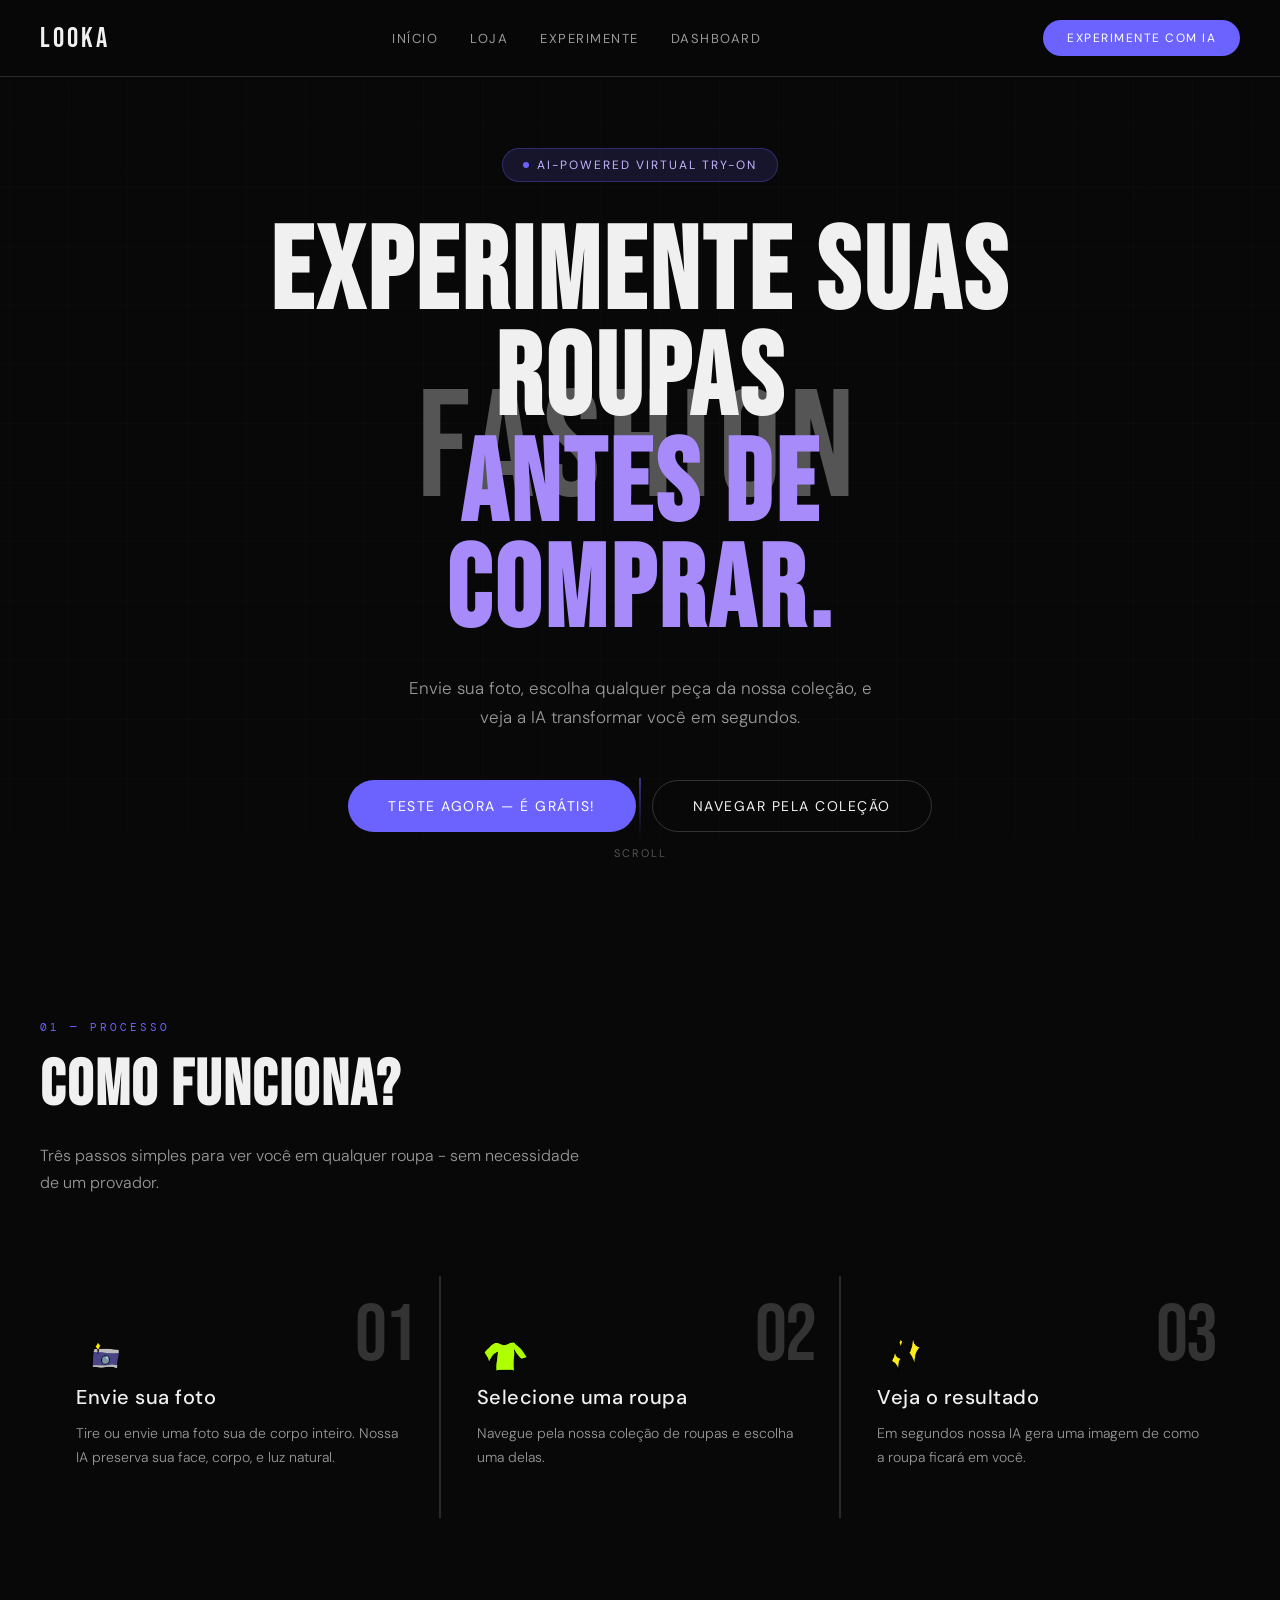
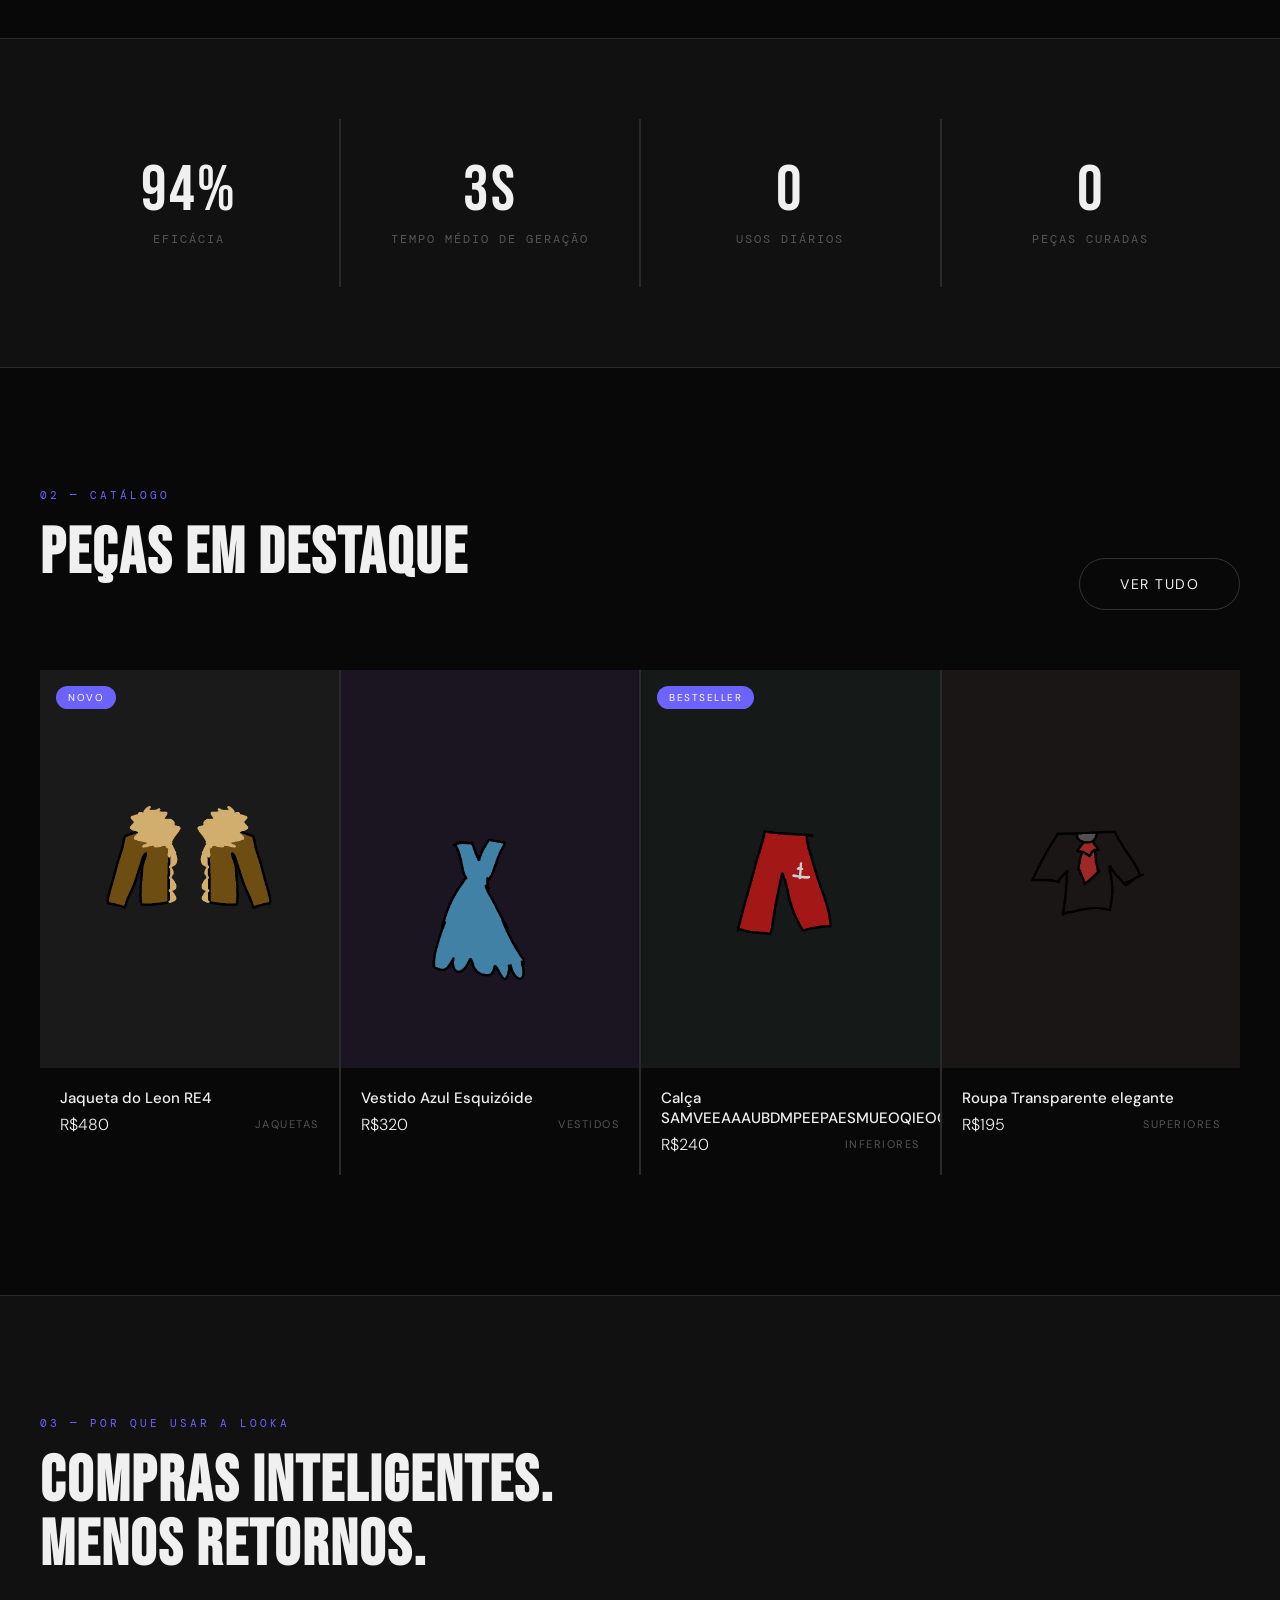
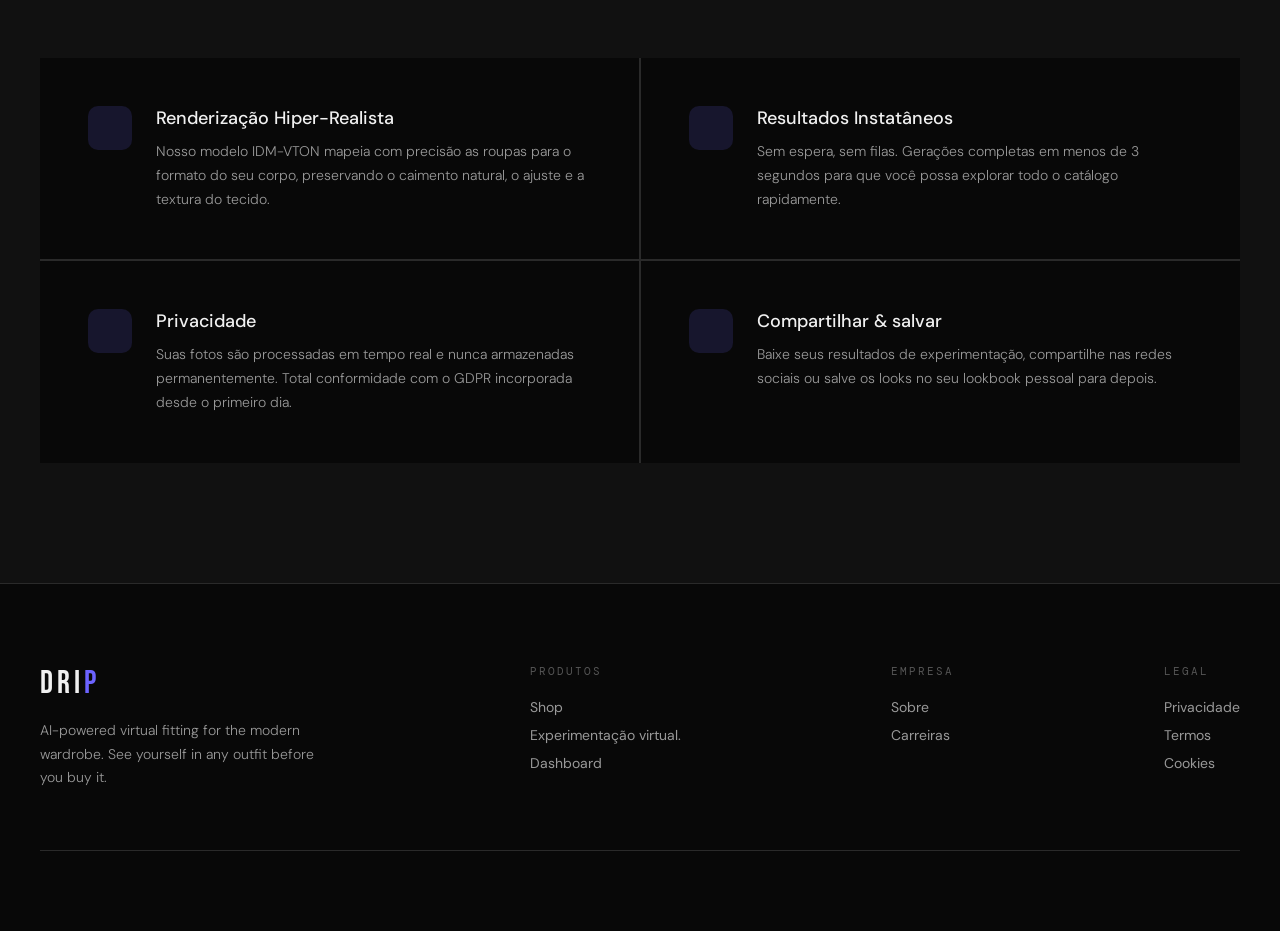
<file: index.html>
<!DOCTYPE html>
<html lang="en">
<head>
  <meta charset="UTF-8">
  <meta name="viewport" content="width=device-width, initial-scale=1.0">
  <title>DRIP — AI Fashion</title>
  <link rel="stylesheet" href="style.css">
  <link href="https://fonts.googleapis.com/css2?family=Bebas+Neue&family=DM+Sans:ital,opsz,wght@0,9..40,300;0,9..40,400;0,9..40,500;1,9..40,300&family=DM+Mono:wght@300;400&display=swap" rel="stylesheet">
</head>
<body>

  <nav>
    <div class="logo">LOOKA</div>
    <div class="nav-links">
      <a class="nav-link" onclick="showView('landing')">Início</a>
      <a class="nav-link" onclick="showView('shop')">Loja</a>
      <a class="nav-link" onclick="showView('tryon')">Experimente</a>
      <a class="nav-link" onclick="showView('dashboard')">Dashboard</a>
    </div>
    <button class="nav-cta" onclick="showView('tryon')">Experimente com IA</button>
  </nav>

  <div class="loading-overlay" id="loadingOverlay">
    <div style="font-family:var(--font-display);font-size:32px;letter-spacing:4px;margin-bottom:32px;color:var(--accent)">GENERATING</div>
    <div class="loading-spinner"></div>
    <div class="loading-progress"><div class="loading-bar" id="loadBar"></div></div>
    <div class="loading-text" id="loadText">Analisando sua foto...</div>
  </div>

  <div class="toast-container" id="toastContainer"></div>

  <div class="view active" id="view-landing">

    <div class="hero">
      <div class="hero-bg">
        <svg class="shape-grid" viewBox="0 0 1400 900" xmlns="http://www.w3.org/2000/svg">
          <defs>
            <pattern id="grid" width="60" height="60" patternUnits="userSpaceOnUse">
              <path d="M 60 0 L 0 0 0 60" fill="none" stroke="white" stroke-width="0.5"/>
            </pattern>
          </defs>
          <rect width="1400" height="900" fill="url(#grid)"/>
          <circle cx="200" cy="150" r="80" fill="none" stroke="#6c63ff" stroke-width="0.5" opacity="0.4"/>
          <circle cx="1200" cy="600" r="120" fill="none" stroke="#a78bfa" stroke-width="0.5" opacity="0.3"/>
          <circle cx="700" cy="450" r="200" fill="none" stroke="#6c63ff" stroke-width="0.3" opacity="0.2"/>
          <polygon points="100,700 180,560 260,700" fill="none" stroke="#6c63ff" stroke-width="0.5" opacity="0.3"/>
          <polygon points="1100,100 1200,50 1300,100 1300,200 1200,250 1100,200" fill="none" stroke="#a78bfa" stroke-width="0.5" opacity="0.3"/>
        </svg>
        <div class="hero-ascii">FASHION</div>
      </div>
      <div class="hero-content">
        <div class="hero-badge"><span class="hero-badge-dot"></span>AI-Powered Virtual Try-On</div>
        <h1 class="hero-h1">Experimente suas roupas<em>Antes de comprar.</em></h1>
        <p class="hero-sub">Envie sua foto, escolha qualquer peça da nossa coleção, e veja a IA transformar você em segundos.</p>
        <div class="hero-actions">
          <button class="btn-primary" onclick="showView('tryon')">Teste agora — É grátis!</button>
          <button class="btn-outline" onclick="showView('shop')">Navegar pela coleção</button>
        </div>
      </div>
      <div class="hero-scroll">
        <div class="scroll-line"></div>
        <span>Scroll</span>
      </div>
    </div>

    <section>
      <div class="container">
        <div class="section-label fade-up">01 — Processo</div>
        <h2 class="section-title fade-up">Como funciona?</h2>
        <p class="section-sub fade-up">Três passos simples para ver você em qualquer roupa - sem necessidade de um provador.</p>
        <div class="how-grid fade-up" style="transition-delay:.1s">
          <div class="how-card">
            <span class="how-number">01</span>
             <img src="img/desenho3.png" class="emoji-img" alt="📸">
            <h3 class="how-title">Envie sua foto</h3>
            <p class="how-desc">Tire ou envie uma foto sua de corpo inteiro. Nossa IA preserva sua face, corpo, e luz natural.</p>
          </div>
          <div class="how-card">
            <span class="how-number">02</span>
            <img src="img/desenho2.png" class="emoji-img" alt="👕">
            <h3 class="how-title">Selecione uma roupa</h3>
            <p class="how-desc">Navegue pela nossa coleção de roupas e escolha uma delas.</p>
          </div>
          <div class="how-card">
            <span class="how-number">03</span>
            <img src="img/desenho1.png" class="emoji-img" alt="✨">
            <h3 class="how-title">Veja o resultado</h3>
            <p class="how-desc">Em segundos nossa IA gera uma imagem de como a roupa ficará em você.</p>
          </div>
        </div>
      </div>
    </section>

    <div class="stats-section">
      <div class="stats-grid">
        <div class="stat-card fade-up"><div class="stat-number">94%</div><div class="stat-label">Eficácia</div></div>
        <div class="stat-card fade-up" style="transition-delay:.1s"><div class="stat-number">3s</div><div class="stat-label">Tempo médio de geração</div></div>
        <div class="stat-card fade-up" style="transition-delay:.2s"><div class="stat-number">0</div><div class="stat-label">Usos diários</div></div>
        <div class="stat-card fade-up" style="transition-delay:.3s"><div class="stat-number">0</div><div class="stat-label">Peças curadas</div></div>
      </div>
    </div>

    <section>
      <div class="container">
        <div style="display:flex;align-items:flex-end;justify-content:space-between;margin-bottom:60px;flex-wrap:wrap;gap:20px">
          <div>
            <div class="section-label fade-up">02 — Catálogo</div>
            <h2 class="section-title fade-up">Peças em destaque</h2>
          </div>
          <button class="btn-outline fade-up" onclick="showView('shop')">Ver tudo</button>
        </div>
        <div class="products-grid fade-up">
          <div class="product-card" onclick="openProduct(0)">
            <div class="product-img">
              <img src="img/desenho4.png" class="emoji-imga" alt="🧥">
              <div class="product-overlay"><button class="try-btn" onclick="event.stopPropagation();selectProductAndTry(0)">Provar com IA</button></div>
            </div>
            <div class="product-tag">Novo</div>
            <div class="product-info">
              <div class="product-name">Jaqueta do Leon RE4</div>
              <div class="product-meta"><span class="product-price">R$480</span><span class="product-category">Jaquetas</span></div>
            </div>
          </div>
          <div class="product-card" onclick="openProduct(1)">
            <div class="product-img" style="background:#1a1520">
              <img src="img/desenho5.png" class="emoji-imga" alt="👗">
              <div class="product-overlay"><button class="try-btn" onclick="event.stopPropagation();selectProductAndTry(1)">Provar com IA</button></div>
            </div>
            <div class="product-info">
              <div class="product-name">Vestido Azul Esquizóide</div>
              <div class="product-meta"><span class="product-price">R$320</span><span class="product-category">Vestidos</span></div>
            </div>
          </div>
          <div class="product-card" onclick="openProduct(2)">
            <div class="product-img" style="background:#151a18">
              <img src="img/desenho6.png" class="emoji-imga" alt="👖">
              <div class="product-overlay"><button class="try-btn" onclick="event.stopPropagation();selectProductAndTry(2)">Provar com IA</button></div>
            </div>
            <div class="product-tag">Bestseller</div>
            <div class="product-info">
              <div class="product-name">Calça SAMVEEAAAUBDMPEEPAESMUEOQIEOQVD</div>
              <div class="product-meta"><span class="product-price">R$240</span><span class="product-category">Inferiores</span></div>
            </div>
          </div>
          <div class="product-card" onclick="openProduct(3)">
            <div class="product-img" style="background:#1a1615">
              <img src="img/desenho7.png" class="emoji-imga" alt="👔">
              <div class="product-overlay"><button class="try-btn" onclick="event.stopPropagation();selectProductAndTry(3)">Provar com IA</button></div>
            </div>
            <div class="product-info">
              <div class="product-name">Roupa Transparente elegante</div>
              <div class="product-meta"><span class="product-price">R$195</span><span class="product-category">Superiores</span></div>
            </div>
          </div>
        </div>
      </div>
    </section>

    <section style="background:var(--bg2);border-top:1px solid var(--border)">
      <div class="container">
        <div class="section-label fade-up">03 — Por que usar a LOOKA</div>
        <h2 class="section-title fade-up">Compras inteligentes.<br>Menos retornos.</h2>
        <div class="benefits-grid fade-up">
          <div class="benefit-card">
            <div class="benefit-icon"></div>
            <div class="benefit-content">
              <div class="benefit-title">Renderização Hiper-Realista</div>
              <div class="benefit-desc">Nosso modelo IDM-VTON mapeia com precisão as roupas para o formato do seu corpo, preservando o caimento natural, o ajuste e a textura do tecido.</div>
            </div>
          </div>
          <div class="benefit-card">
            <div class="benefit-icon"></div>
            <div class="benefit-content">
              <div class="benefit-title">Resultados Instatâneos</div>
              <div class="benefit-desc">Sem espera, sem filas. Gerações completas em menos de 3 segundos para que você possa explorar todo o catálogo rapidamente.</div>
            </div>
          </div>
          <div class="benefit-card">
            <div class="benefit-icon"></div>
            <div class="benefit-content">
              <div class="benefit-title">Privacidade</div>
              <div class="benefit-desc">Suas fotos são processadas em tempo real e nunca armazenadas permanentemente. Total conformidade com o GDPR incorporada desde o primeiro dia.</div>
            </div>
          </div>
          <div class="benefit-card">
            <div class="benefit-icon"></div>
            <div class="benefit-content">
              <div class="benefit-title">Compartilhar &amp; salvar</div>
              <div class="benefit-desc">Baixe seus resultados de experimentação, compartilhe nas redes sociais ou salve os looks no seu lookbook pessoal para depois.</div>
            </div>
          </div>
        </div>
      </div>
    </section>

    <footer>
      <div class="container">
        <div class="footer-top">
          <div class="footer-brand">
            <div class="footer-logo">DRI<span>P</span></div>
            <p class="footer-desc">AI-powered virtual fitting for the modern wardrobe. See yourself in any outfit before you buy it.</p>
          </div>
          <div>
            <div class="footer-col-title">Produtos</div>
            <div class="footer-links">
              <a class="footer-link" onclick="showView('shop')">Shop</a>
              <a class="footer-link" onclick="showView('tryon')">Experimentação virtual.</a>
              <a class="footer-link" onclick="showView('dashboard')">Dashboard</a>
            </div>
          </div>
          <div>
            <div class="footer-col-title">Empresa</div>
            <div class="footer-links">
              <a class="footer-link">Sobre</a>
              <a class="footer-link">Carreiras</a>
              <a class="footer-link"></a>
            </div>
          </div>
          <div>
            <div class="footer-col-title">Legal</div>
            <div class="footer-links">
              <a class="footer-link">Privacidade</a>
              <a class="footer-link">Termos</a>
              <a class="footer-link">Cookies</a>
            </div>
          </div>
        </div>
        <div class="footer-bottom">
          <span class="footer-copy"></span>
          <span class="footer-copy"></span>
        </div>
      </div>
    </footer>

  </div>

  <div class="view" id="view-shop">
    <div class="page-header">
      <div class="container">
        <span class="section-label">Coleção</span>
        <h1 class="section-title">Loja</h1>
        <p class="section-sub">Cada peça está pronta para experimentar. Toque em qualquer cartão para pré-visualizá-la no seu corpo.</p>
      </div>
    </div>
    <section>
      <div class="container">
        <div class="filter-row">
          <button class="filter-btn active" onclick="filterProducts(this,'all')">Tudo</button>
          <button class="filter-btn" onclick="filterProducts(this,'tops')">Superiores</button>
          <button class="filter-btn" onclick="filterProducts(this,'bottoms')">Inferiores</button>
          <button class="filter-btn" onclick="filterProducts(this,'dresses')">Vestidos</button>
          <button class="filter-btn" onclick="filterProducts(this,'outerwear')">Jaquetas</button>
        </div>
        <div class="products-grid" id="shopGrid"></div>
      </div>
    </section>
  </div>

  <div class="view" id="view-product">
    <div class="page-header">
      <div class="container">
        <span class="section-label" style="cursor:pointer" onclick="showView('shop')">← Back to Shop</span>
      </div>
    </div>
    <div style="padding:0 40px 120px;max-width:1280px;margin:0 auto">
      <div class="product-detail-grid">
        <div class="product-gallery">
          <div class="product-main-img" id="detailImg">👗</div>
        </div>
        <div class="product-detail-info">
          <div class="product-detail-name" id="detailName">Vestido Azul Esquizóide</div>
          <div class="product-detail-price" id="detailPrice">R$320</div>
          <div class="size-label">Tamanho</div>
          <div class="size-grid">
            <button class="size-btn" onclick="selectSize(this)">XS</button>
            <button class="size-btn active" onclick="selectSize(this)">S</button>
            <button class="size-btn" onclick="selectSize(this)">M</button>
            <button class="size-btn" onclick="selectSize(this)">L</button>
            <button class="size-btn" onclick="selectSize(this)">XL</button>
          </div>
<div class="size-label">Cor</div>
<div class="color-grid" id="detailColors"></div>

<button class="add-to-cart-btn" onclick="addToCart()">
  Adicionar ao carrinho
</button>

<button class="generate-btn" id="detailTryBtn" onclick="tryCurrentProduct()">
  ✦ Gerar Provador Virtual
</button>
</div>
</div>
</div>
</div>

<div class="view" id="view-tryon">
  <div class="page-header">
    <div class="container">
      <span class="section-label">Estúdio IA</span>

      <h1 class="section-title">
        Provador Virtual
      </h1>

      <p class="section-sub">
        Envie sua foto e veja qualquer peça da nossa coleção em você — com tecnologia de IA.
      </p>
    </div>
  </div>

  <div style="padding:60px 40px 120px;max-width:1280px;margin:0 auto">
    <div class="tryon-layout">

      <div class="tryon-panel">

        <div class="panel-title">
          01 — Sua Foto
        </div>

        <div class="upload-zone" id="uploadZone"
          onclick="document.getElementById('fileInput').click()">

          <input type="file"
            id="fileInput"
            accept="image/*"
            style="display:none"
            onchange="handleFileUpload(event)">

          <div class="upload-icon" id="uploadIcon">📷</div>

          <div class="upload-text" id="uploadLabel">
            Clique para enviar sua foto
          </div>

          <div class="upload-sub" id="uploadSub">
            JPG, PNG ou WEBP — Corpo inteiro recomendado
          </div>

          <img id="uploadedPreview"
            style="position:absolute;inset:0;width:100%;height:100%;object-fit:cover;border-radius:15px;display:none"
            alt="Sua foto">
        </div>

        <div style="margin-top:32px">

          <div class="panel-title">
            02 — Escolha a Roupa
          </div>

          <div class="clothes-mini-grid" id="clothesMiniGrid"></div>
        </div>

        <div class="generate-section">

          <button class="generate-btn"
            id="generateBtn"
            onclick="generateTryOn()"
            disabled>

            ✦ &nbsp;Gerar Provador Virtual

          </button>

          <div style="font-size:11px;color:var(--text3);text-align:center;margin-top:12px;font-family:var(--font-mono);letter-spacing:1px">
            Tecnologia Replicate × IDM-VTON
          </div>

        </div>
      </div>

      <div class="result-panel" id="resultPanel">

        <div class="result-empty" id="resultEmpty">

          <div class="result-empty-icon">🪞</div>

          <div class="result-empty-text">
            Envie sua foto e escolha uma roupa para gerar seu provador virtual.
          </div>

        </div>

        <div id="resultContent"
          style="display:none;flex-direction:column;align-items:center;width:100%">

          <div class="panel-title" style="align-self:flex-start">
            03 — Resultado
          </div>

          <div style="display:flex;gap:16px;width:100%;margin-bottom:24px;flex-wrap:wrap">

            <div style="flex:1;min-width:140px">

              <div style="font-size:11px;color:var(--text3);font-family:var(--font-mono);letter-spacing:1px;margin-bottom:10px">
                ANTES
              </div>

              <div id="beforeImg"
                style="aspect-ratio:3/4;background:var(--bg3);border-radius:12px;overflow:hidden;display:flex;align-items:center;justify-content:center;font-size:40px">

                📷

              </div>
            </div>

            <div style="flex:1;min-width:140px">

              <div style="font-size:11px;color:var(--accent);font-family:var(--font-mono);letter-spacing:1px;margin-bottom:10px">
                DEPOIS — IA
              </div>

              <div id="afterImg"
                style="aspect-ratio:3/4;background:linear-gradient(135deg,#1a1535,#0d1a2e);border-radius:12px;overflow:hidden;display:flex;align-items:center;justify-content:center;font-size:40px">

                ✨

              </div>
            </div>

          </div>

          <div class="result-actions">

            <button class="result-action-btn" onclick="downloadResult()">
              ↓ Baixar
            </button>

            <button class="result-action-btn" onclick="shareResult()">
              ↗ Compartilhar
            </button>

            <button class="result-action-btn" onclick="saveToLookbook()">
              ♡ Salvar
            </button>

          </div>
        </div>
      </div>

    </div>
  </div>
</div>

<div class="view" id="view-dashboard">

  <div class="page-header">
    <div class="container">

      <span class="section-label">
        Seu Estúdio
      </span>

      <h1 class="section-title">
        Painel
      </h1>

    </div>
  </div>

  <section>

    <div class="container">

      <div style="display:grid;grid-template-columns:repeat(auto-fit,minmax(180px,1fr));gap:2px;background:var(--border);margin-bottom:60px">

        <div class="stat-card">
          <div class="stat-number" id="dashTrials">0</div>
          <div class="stat-label">Provadores</div>
        </div>

        <div class="stat-card">
          <div class="stat-number" id="dashSaved">0</div>
          <div class="stat-label">Looks salvos</div>
        </div>

        <div class="stat-card">
          <div class="stat-number" id="dashFavs">0</div>
          <div class="stat-label">Favoritos</div>
        </div>

      </div>

      <h3 style="font-size:16px;font-weight:500;margin-bottom:32px;letter-spacing:1px">
        Gerações recentes
      </h3>

      <div id="historyGrid"
        style="display:grid;grid-template-columns:repeat(auto-fill,minmax(200px,1fr));gap:16px">
      </div>

      <div id="historyEmpty"
        style="text-align:center;padding:80px;color:var(--text3)">

        <div style="font-size:48px;margin-bottom:16px">
          🪄
        </div>

        <div style="font-size:14px;line-height:1.6">
          Nenhum provador ainda.<br>
          Vá para o Estúdio IA para gerar seu primeiro look.
        </div>

        <button class="btn-primary"
          style="margin-top:32px"
          onclick="showView('tryon')">

          Abrir Estúdio IA

        </button>

      </div>
    </div>
  </section>
</div>

<script src="script.js"></script>
</body>
</html>
</file>
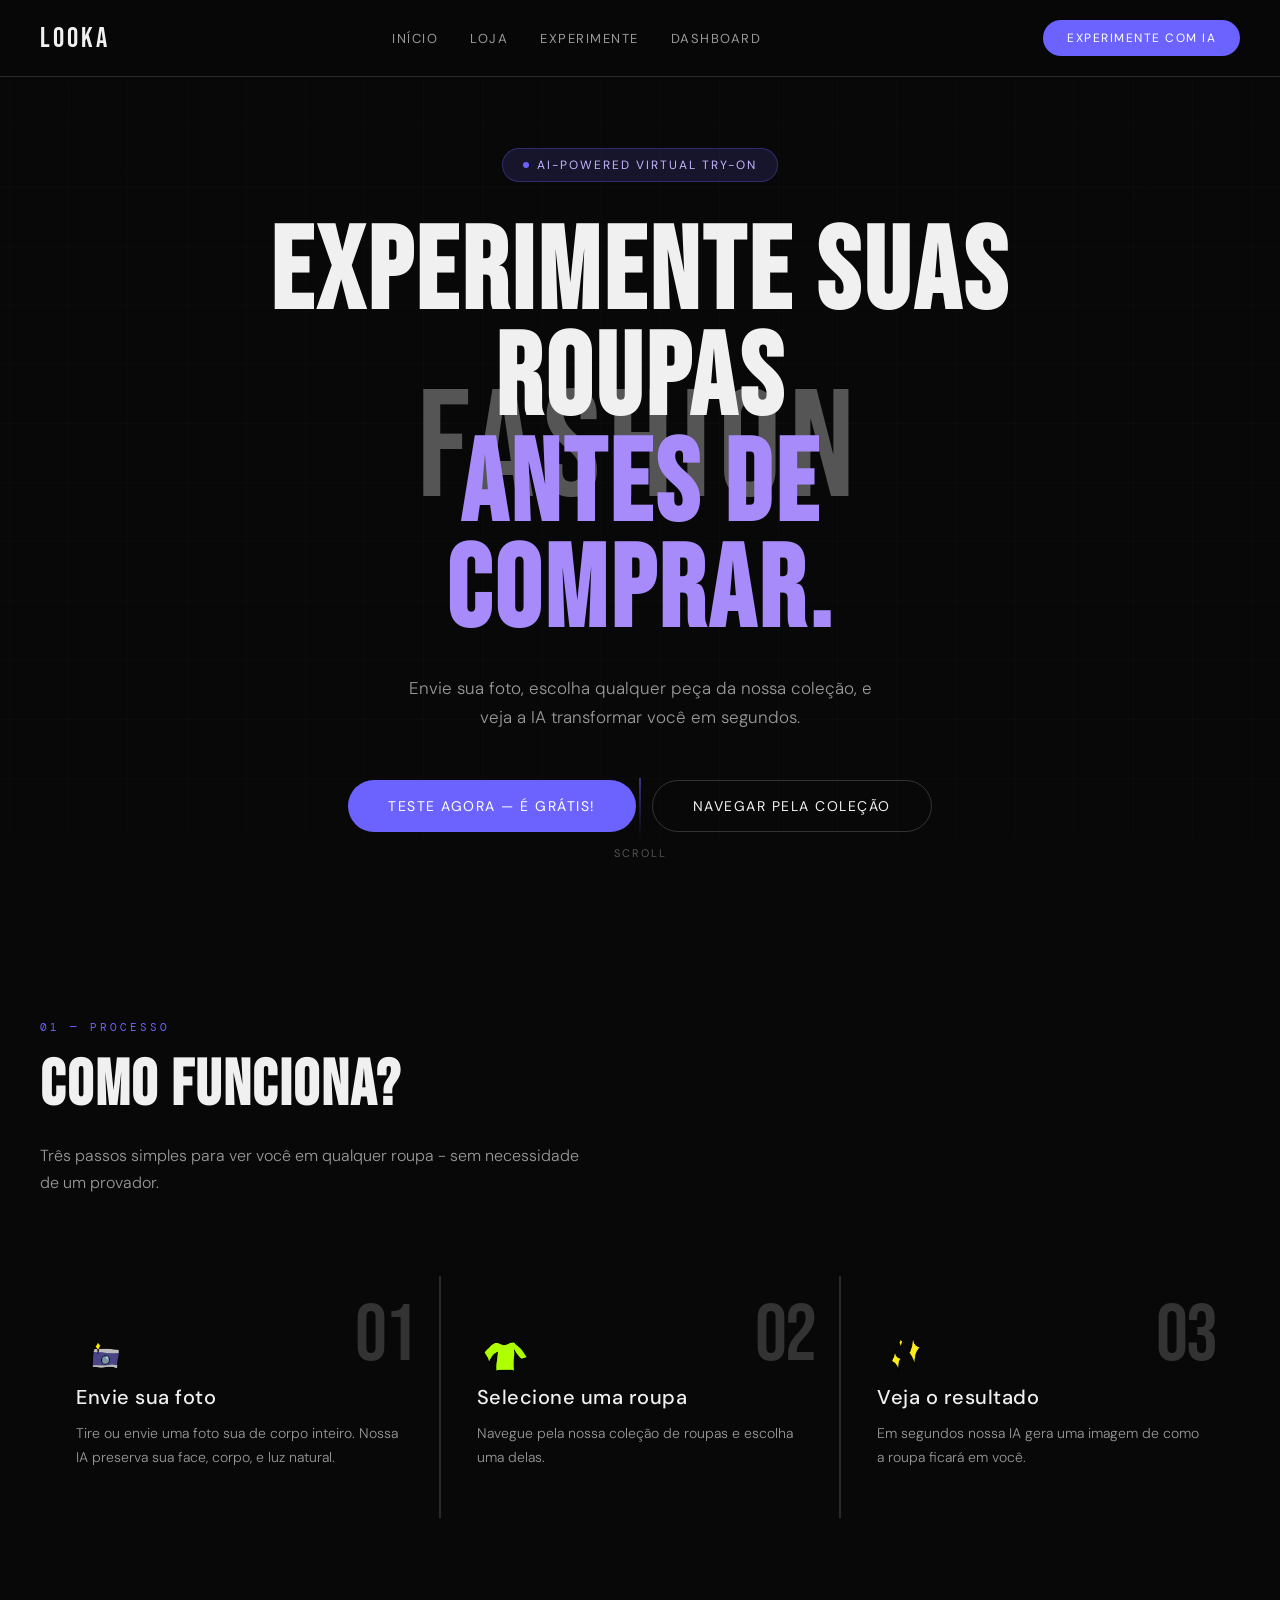
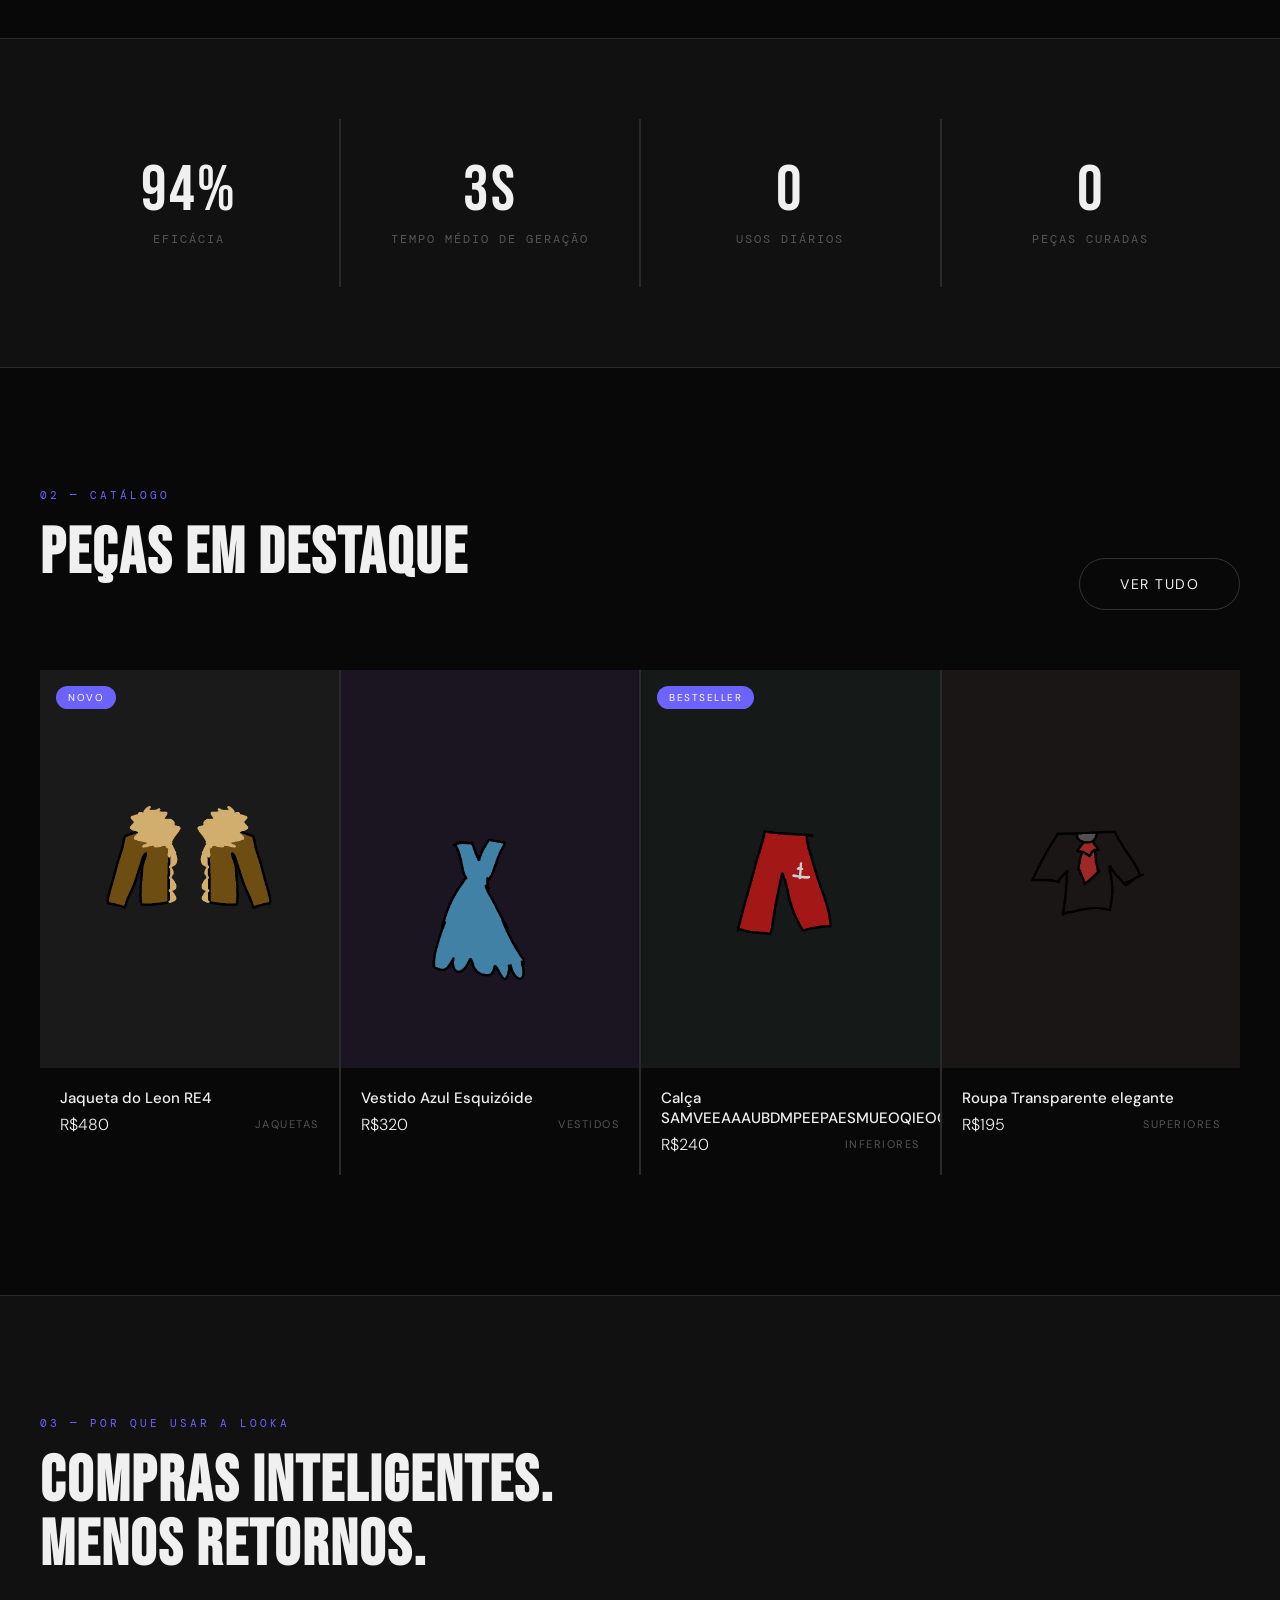
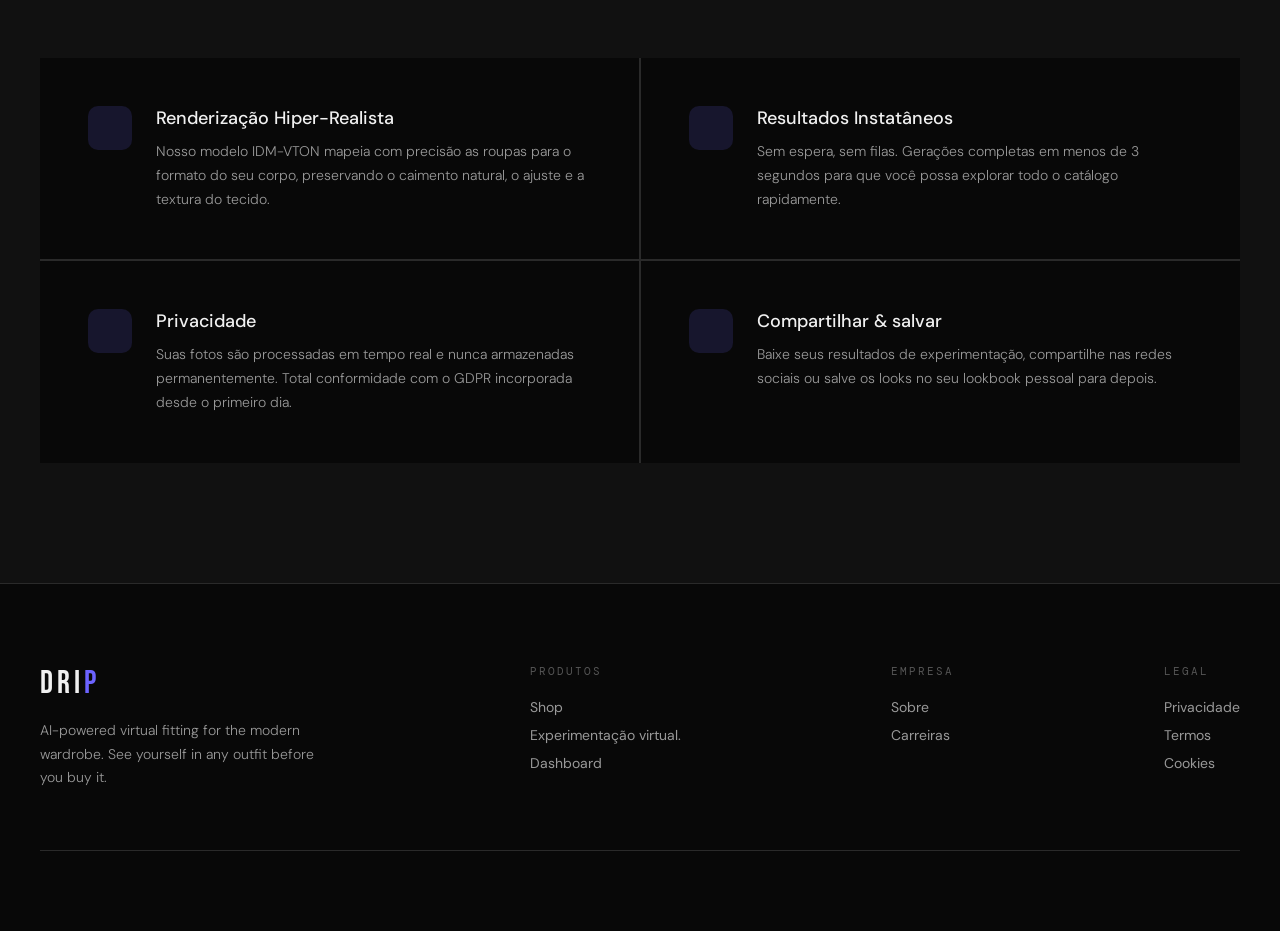
<file: lojadroupas.html>
<!DOCTYPE html>
<html lang="en">
<head>
  <meta charset="UTF-8">
  <meta name="viewport" content="width=device-width, initial-scale=1.0">
  <title>DRIP — AI Fashion</title>
  <link rel="stylesheet" href="style.css">
  <link href="https://fonts.googleapis.com/css2?family=Bebas+Neue&family=DM+Sans:ital,opsz,wght@0,9..40,300;0,9..40,400;0,9..40,500;1,9..40,300&family=DM+Mono:wght@300;400&display=swap" rel="stylesheet">
</head>
<body>

  <nav>
    <div class="logo">LOOKA</div>
    <div class="nav-links">
      <a class="nav-link" onclick="showView('landing')">Início</a>
      <a class="nav-link" onclick="showView('shop')">Loja</a>
      <a class="nav-link" onclick="showView('tryon')">Experimente</a>
      <a class="nav-link" onclick="showView('dashboard')">Dashboard</a>
    </div>
    <button class="nav-cta" onclick="showView('tryon')">Experimente com IA</button>
  </nav>

  <div class="loading-overlay" id="loadingOverlay">
    <div style="font-family:var(--font-display);font-size:32px;letter-spacing:4px;margin-bottom:32px;color:var(--accent)">GENERATING</div>
    <div class="loading-spinner"></div>
    <div class="loading-progress"><div class="loading-bar" id="loadBar"></div></div>
    <div class="loading-text" id="loadText">Analisando sua foto...</div>
  </div>

  <div class="toast-container" id="toastContainer"></div>

  <div class="view active" id="view-landing">

    <div class="hero">
      <div class="hero-bg">
        <svg class="shape-grid" viewBox="0 0 1400 900" xmlns="http://www.w3.org/2000/svg">
          <defs>
            <pattern id="grid" width="60" height="60" patternUnits="userSpaceOnUse">
              <path d="M 60 0 L 0 0 0 60" fill="none" stroke="white" stroke-width="0.5"/>
            </pattern>
          </defs>
          <rect width="1400" height="900" fill="url(#grid)"/>
          <circle cx="200" cy="150" r="80" fill="none" stroke="#6c63ff" stroke-width="0.5" opacity="0.4"/>
          <circle cx="1200" cy="600" r="120" fill="none" stroke="#a78bfa" stroke-width="0.5" opacity="0.3"/>
          <circle cx="700" cy="450" r="200" fill="none" stroke="#6c63ff" stroke-width="0.3" opacity="0.2"/>
          <polygon points="100,700 180,560 260,700" fill="none" stroke="#6c63ff" stroke-width="0.5" opacity="0.3"/>
          <polygon points="1100,100 1200,50 1300,100 1300,200 1200,250 1100,200" fill="none" stroke="#a78bfa" stroke-width="0.5" opacity="0.3"/>
        </svg>
        <div class="hero-ascii">FASHION</div>
      </div>
      <div class="hero-content">
        <div class="hero-badge"><span class="hero-badge-dot"></span>AI-Powered Virtual Try-On</div>
        <h1 class="hero-h1">Experimente suas roupas<em>Antes de comprar.</em></h1>
        <p class="hero-sub">Envie sua foto, escolha qualquer peça da nossa coleção, e veja a IA transformar você em segundos.</p>
        <div class="hero-actions">
          <button class="btn-primary" onclick="showView('tryon')">Teste agora — É grátis!</button>
          <button class="btn-outline" onclick="showView('shop')">Navegar pela coleção</button>
        </div>
      </div>
      <div class="hero-scroll">
        <div class="scroll-line"></div>
        <span>Scroll</span>
      </div>
    </div>

    <section>
      <div class="container">
        <div class="section-label fade-up">01 — Processo</div>
        <h2 class="section-title fade-up">Como funciona?</h2>
        <p class="section-sub fade-up">Três passos simples para ver você em qualquer roupa - sem necessidade de um provador.</p>
        <div class="how-grid fade-up" style="transition-delay:.1s">
          <div class="how-card">
            <span class="how-number">01</span>
             <img src="img/desenho3.png" class="emoji-img" alt="📸">
            <h3 class="how-title">Envie sua foto</h3>
            <p class="how-desc">Tire ou envie uma foto sua de corpo inteiro. Nossa IA preserva sua face, corpo, e luz natural.</p>
          </div>
          <div class="how-card">
            <span class="how-number">02</span>
            <img src="img/desenho2.png" class="emoji-img" alt="👕">
            <h3 class="how-title">Selecione uma roupa</h3>
            <p class="how-desc">Navegue pela nossa coleção de roupas e escolha uma delas.</p>
          </div>
          <div class="how-card">
            <span class="how-number">03</span>
            <img src="img/desenho1.png" class="emoji-img" alt="✨">
            <h3 class="how-title">Veja o resultado</h3>
            <p class="how-desc">Em segundos nossa IA gera uma imagem de como a roupa ficará em você.</p>
          </div>
        </div>
      </div>
    </section>

    <div class="stats-section">
      <div class="stats-grid">
        <div class="stat-card fade-up"><div class="stat-number">94%</div><div class="stat-label">Eficácia</div></div>
        <div class="stat-card fade-up" style="transition-delay:.1s"><div class="stat-number">3s</div><div class="stat-label">Tempo médio de geração</div></div>
        <div class="stat-card fade-up" style="transition-delay:.2s"><div class="stat-number">0</div><div class="stat-label">Usos diários</div></div>
        <div class="stat-card fade-up" style="transition-delay:.3s"><div class="stat-number">0</div><div class="stat-label">Peças curadas</div></div>
      </div>
    </div>

    <section>
      <div class="container">
        <div style="display:flex;align-items:flex-end;justify-content:space-between;margin-bottom:60px;flex-wrap:wrap;gap:20px">
          <div>
            <div class="section-label fade-up">02 — Catálogo</div>
            <h2 class="section-title fade-up">Peças em destaque</h2>
          </div>
          <button class="btn-outline fade-up" onclick="showView('shop')">Ver tudo</button>
        </div>
        <div class="products-grid fade-up">
          <div class="product-card" onclick="openProduct(0)">
            <div class="product-img">
              <img src="img/desenho4.png" class="emoji-imga" alt="🧥">
              <div class="product-overlay"><button class="try-btn" onclick="event.stopPropagation();selectProductAndTry(0)">Provar com IA</button></div>
            </div>
            <div class="product-tag">Novo</div>
            <div class="product-info">
              <div class="product-name">Jaqueta do Leon RE4</div>
              <div class="product-meta"><span class="product-price">R$480</span><span class="product-category">Jaquetas</span></div>
            </div>
          </div>
          <div class="product-card" onclick="openProduct(1)">
            <div class="product-img" style="background:#1a1520">
              <img src="img/desenho5.png" class="emoji-imga" alt="👗">
              <div class="product-overlay"><button class="try-btn" onclick="event.stopPropagation();selectProductAndTry(1)">Provar com IA</button></div>
            </div>
            <div class="product-info">
              <div class="product-name">Vestido Azul Esquizóide</div>
              <div class="product-meta"><span class="product-price">R$320</span><span class="product-category">Vestidos</span></div>
            </div>
          </div>
          <div class="product-card" onclick="openProduct(2)">
            <div class="product-img" style="background:#151a18">
              <img src="img/desenho6.png" class="emoji-imga" alt="👖">
              <div class="product-overlay"><button class="try-btn" onclick="event.stopPropagation();selectProductAndTry(2)">Provar com IA</button></div>
            </div>
            <div class="product-tag">Bestseller</div>
            <div class="product-info">
              <div class="product-name">Calça SAMVEEAAAUBDMPEEPAESMUEOQIEOQVD</div>
              <div class="product-meta"><span class="product-price">R$240</span><span class="product-category">Inferiores</span></div>
            </div>
          </div>
          <div class="product-card" onclick="openProduct(3)">
            <div class="product-img" style="background:#1a1615">
              <img src="img/desenho7.png" class="emoji-imga" alt="👔">
              <div class="product-overlay"><button class="try-btn" onclick="event.stopPropagation();selectProductAndTry(3)">Provar com IA</button></div>
            </div>
            <div class="product-info">
              <div class="product-name">Roupa Transparente elegante</div>
              <div class="product-meta"><span class="product-price">R$195</span><span class="product-category">Superiores</span></div>
            </div>
          </div>
        </div>
      </div>
    </section>

    <section style="background:var(--bg2);border-top:1px solid var(--border)">
      <div class="container">
        <div class="section-label fade-up">03 — Por que usar a LOOKA</div>
        <h2 class="section-title fade-up">Compras inteligentes.<br>Menos retornos.</h2>
        <div class="benefits-grid fade-up">
          <div class="benefit-card">
            <div class="benefit-icon"></div>
            <div class="benefit-content">
              <div class="benefit-title">Renderização Hiper-Realista</div>
              <div class="benefit-desc">Nosso modelo IDM-VTON mapeia com precisão as roupas para o formato do seu corpo, preservando o caimento natural, o ajuste e a textura do tecido.</div>
            </div>
          </div>
          <div class="benefit-card">
            <div class="benefit-icon"></div>
            <div class="benefit-content">
              <div class="benefit-title">Resultados Instatâneos</div>
              <div class="benefit-desc">Sem espera, sem filas. Gerações completas em menos de 3 segundos para que você possa explorar todo o catálogo rapidamente.</div>
            </div>
          </div>
          <div class="benefit-card">
            <div class="benefit-icon"></div>
            <div class="benefit-content">
              <div class="benefit-title">Privacidade</div>
              <div class="benefit-desc">Suas fotos são processadas em tempo real e nunca armazenadas permanentemente. Total conformidade com o GDPR incorporada desde o primeiro dia.</div>
            </div>
          </div>
          <div class="benefit-card">
            <div class="benefit-icon"></div>
            <div class="benefit-content">
              <div class="benefit-title">Compartilhar &amp; salvar</div>
              <div class="benefit-desc">Baixe seus resultados de experimentação, compartilhe nas redes sociais ou salve os looks no seu lookbook pessoal para depois.</div>
            </div>
          </div>
        </div>
      </div>
    </section>

    <footer>
      <div class="container">
        <div class="footer-top">
          <div class="footer-brand">
            <div class="footer-logo">DRI<span>P</span></div>
            <p class="footer-desc">AI-powered virtual fitting for the modern wardrobe. See yourself in any outfit before you buy it.</p>
          </div>
          <div>
            <div class="footer-col-title">Produtos</div>
            <div class="footer-links">
              <a class="footer-link" onclick="showView('shop')">Shop</a>
              <a class="footer-link" onclick="showView('tryon')">Experimentação virtual.</a>
              <a class="footer-link" onclick="showView('dashboard')">Dashboard</a>
            </div>
          </div>
          <div>
            <div class="footer-col-title">Empresa</div>
            <div class="footer-links">
              <a class="footer-link">Sobre</a>
              <a class="footer-link">Carreiras</a>
              <a class="footer-link"></a>
            </div>
          </div>
          <div>
            <div class="footer-col-title">Legal</div>
            <div class="footer-links">
              <a class="footer-link">Privacidade</a>
              <a class="footer-link">Termos</a>
              <a class="footer-link">Cookies</a>
            </div>
          </div>
        </div>
        <div class="footer-bottom">
          <span class="footer-copy"></span>
          <span class="footer-copy"></span>
        </div>
      </div>
    </footer>

  </div>

  <div class="view" id="view-shop">
    <div class="page-header">
      <div class="container">
        <span class="section-label">Coleção</span>
        <h1 class="section-title">Loja</h1>
        <p class="section-sub">Cada peça está pronta para experimentar. Toque em qualquer cartão para pré-visualizá-la no seu corpo.</p>
      </div>
    </div>
    <section>
      <div class="container">
        <div class="filter-row">
          <button class="filter-btn active" onclick="filterProducts(this,'all')">Tudo</button>
          <button class="filter-btn" onclick="filterProducts(this,'tops')">Superiores</button>
          <button class="filter-btn" onclick="filterProducts(this,'bottoms')">Inferiores</button>
          <button class="filter-btn" onclick="filterProducts(this,'dresses')">Vestidos</button>
          <button class="filter-btn" onclick="filterProducts(this,'outerwear')">Jaquetas</button>
        </div>
        <div class="products-grid" id="shopGrid"></div>
      </div>
    </section>
  </div>

  <div class="view" id="view-product">
    <div class="page-header">
      <div class="container">
        <span class="section-label" style="cursor:pointer" onclick="showView('shop')">← Back to Shop</span>
      </div>
    </div>
    <div style="padding:0 40px 120px;max-width:1280px;margin:0 auto">
      <div class="product-detail-grid">
        <div class="product-gallery">
          <div class="product-main-img" id="detailImg">👗</div>
        </div>
        <div class="product-detail-info">
          <div class="product-detail-name" id="detailName">Vestido Azul Esquizóide</div>
          <div class="product-detail-price" id="detailPrice">R$320</div>
          <div class="size-label">Tamanho</div>
          <div class="size-grid">
            <button class="size-btn" onclick="selectSize(this)">XS</button>
            <button class="size-btn active" onclick="selectSize(this)">S</button>
            <button class="size-btn" onclick="selectSize(this)">M</button>
            <button class="size-btn" onclick="selectSize(this)">L</button>
            <button class="size-btn" onclick="selectSize(this)">XL</button>
          </div>
<div class="size-label">Cor</div>
<div class="color-grid" id="detailColors"></div>

<button class="add-to-cart-btn" onclick="addToCart()">
  Adicionar ao carrinho
</button>

<button class="generate-btn" id="detailTryBtn" onclick="tryCurrentProduct()">
  ✦ Gerar Provador Virtual
</button>
</div>
</div>
</div>
</div>

<div class="view" id="view-tryon">
  <div class="page-header">
    <div class="container">
      <span class="section-label">Estúdio IA</span>

      <h1 class="section-title">
        Provador Virtual
      </h1>

      <p class="section-sub">
        Envie sua foto e veja qualquer peça da nossa coleção em você — com tecnologia de IA.
      </p>
    </div>
  </div>

  <div style="padding:60px 40px 120px;max-width:1280px;margin:0 auto">
    <div class="tryon-layout">

      <div class="tryon-panel">

        <div class="panel-title">
          01 — Sua Foto
        </div>

        <div class="upload-zone" id="uploadZone"
          onclick="document.getElementById('fileInput').click()">

          <input type="file"
            id="fileInput"
            accept="image/*"
            style="display:none"
            onchange="handleFileUpload(event)">

          <div class="upload-icon" id="uploadIcon">📷</div>

          <div class="upload-text" id="uploadLabel">
            Clique para enviar sua foto
          </div>

          <div class="upload-sub" id="uploadSub">
            JPG, PNG ou WEBP — Corpo inteiro recomendado
          </div>

          <img id="uploadedPreview"
            style="position:absolute;inset:0;width:100%;height:100%;object-fit:cover;border-radius:15px;display:none"
            alt="Sua foto">
        </div>

        <div style="margin-top:32px">

          <div class="panel-title">
            02 — Escolha a Roupa
          </div>

          <div class="clothes-mini-grid" id="clothesMiniGrid"></div>
        </div>

        <div class="generate-section">

          <button class="generate-btn"
            id="generateBtn"
            onclick="generateTryOn()"
            disabled>

            ✦ &nbsp;Gerar Provador Virtual

          </button>

          <div style="font-size:11px;color:var(--text3);text-align:center;margin-top:12px;font-family:var(--font-mono);letter-spacing:1px">
            Tecnologia Replicate × IDM-VTON
          </div>

        </div>
      </div>

      <div class="result-panel" id="resultPanel">

        <div class="result-empty" id="resultEmpty">

          <div class="result-empty-icon">🪞</div>

          <div class="result-empty-text">
            Envie sua foto e escolha uma roupa para gerar seu provador virtual.
          </div>

        </div>

        <div id="resultContent"
          style="display:none;flex-direction:column;align-items:center;width:100%">

          <div class="panel-title" style="align-self:flex-start">
            03 — Resultado
          </div>

          <div style="display:flex;gap:16px;width:100%;margin-bottom:24px;flex-wrap:wrap">

            <div style="flex:1;min-width:140px">

              <div style="font-size:11px;color:var(--text3);font-family:var(--font-mono);letter-spacing:1px;margin-bottom:10px">
                ANTES
              </div>

              <div id="beforeImg"
                style="aspect-ratio:3/4;background:var(--bg3);border-radius:12px;overflow:hidden;display:flex;align-items:center;justify-content:center;font-size:40px">

                📷

              </div>
            </div>

            <div style="flex:1;min-width:140px">

              <div style="font-size:11px;color:var(--accent);font-family:var(--font-mono);letter-spacing:1px;margin-bottom:10px">
                DEPOIS — IA
              </div>

              <div id="afterImg"
                style="aspect-ratio:3/4;background:linear-gradient(135deg,#1a1535,#0d1a2e);border-radius:12px;overflow:hidden;display:flex;align-items:center;justify-content:center;font-size:40px">

                ✨

              </div>
            </div>

          </div>

          <div class="result-actions">

            <button class="result-action-btn" onclick="downloadResult()">
              ↓ Baixar
            </button>

            <button class="result-action-btn" onclick="shareResult()">
              ↗ Compartilhar
            </button>

            <button class="result-action-btn" onclick="saveToLookbook()">
              ♡ Salvar
            </button>

          </div>
        </div>
      </div>

    </div>
  </div>
</div>

<div class="view" id="view-dashboard">

  <div class="page-header">
    <div class="container">

      <span class="section-label">
        Seu Estúdio
      </span>

      <h1 class="section-title">
        Painel
      </h1>

    </div>
  </div>

  <section>

    <div class="container">

      <div style="display:grid;grid-template-columns:repeat(auto-fit,minmax(180px,1fr));gap:2px;background:var(--border);margin-bottom:60px">

        <div class="stat-card">
          <div class="stat-number" id="dashTrials">0</div>
          <div class="stat-label">Provadores</div>
        </div>

        <div class="stat-card">
          <div class="stat-number" id="dashSaved">0</div>
          <div class="stat-label">Looks salvos</div>
        </div>

        <div class="stat-card">
          <div class="stat-number" id="dashFavs">0</div>
          <div class="stat-label">Favoritos</div>
        </div>

      </div>

      <h3 style="font-size:16px;font-weight:500;margin-bottom:32px;letter-spacing:1px">
        Gerações recentes
      </h3>

      <div id="historyGrid"
        style="display:grid;grid-template-columns:repeat(auto-fill,minmax(200px,1fr));gap:16px">
      </div>

      <div id="historyEmpty"
        style="text-align:center;padding:80px;color:var(--text3)">

        <div style="font-size:48px;margin-bottom:16px">
          🪄
        </div>

        <div style="font-size:14px;line-height:1.6">
          Nenhum provador ainda.<br>
          Vá para o Estúdio IA para gerar seu primeiro look.
        </div>

        <button class="btn-primary"
          style="margin-top:32px"
          onclick="showView('tryon')">

          Abrir Estúdio IA

        </button>

      </div>
    </div>
  </section>
</div>

<script src="script.js"></script>
</body>
</html>
</file>
<file: style.css>
* {
  margin: 0;
  padding: 0;
  box-sizing: border-box;
}

:root {
  --bg: #080808;
  --bg2: #111;
  --bg3: #1a1a1a;
  --bg4: #222;
  --text: #f0f0f0;
  --text2: #999;
  --text3: #555;
  --accent: #6c63ff;
  --accent2: #a78bfa;
  --accent3: #c4b5fd;
  --border: #2a2a2a;
  --border2: #333;
  --glass: rgba(255, 255, 255, 0.04);
  --font-display: 'Bebas Neue', sans-serif;
  --font-body: 'DM Sans', sans-serif;
  --font-mono: 'DM Mono', monospace;
}

html {
  scroll-behavior: smooth;
}

body {
  background: var(--bg);
  color: var(--text);
  font-family: var(--font-body);
  overflow-x: hidden;
  min-height: 100vh;
}

nav {
  position: fixed;
  top: 0;
  left: 0;
  right: 0;
  z-index: 100;
  padding: 20px 40px;
  display: flex;
  align-items: center;
  justify-content: space-between;
  background: rgba(8, 8, 8, 0.8);
  backdrop-filter: blur(20px);
  border-bottom: 1px solid var(--border);
}

.logo {
  font-family: var(--font-display);
  font-size: 28px;
  letter-spacing: 3px;
  color: var(--text);
  cursor: pointer;
}

.logo span {
  color: var(--accent);
}

.nav-links {
  display: flex;
  gap: 32px;
  align-items: center;
}

.nav-link {
  color: var(--text2);
  font-size: 13px;
  letter-spacing: 1.5px;
  text-transform: uppercase;
  cursor: pointer;
  transition: color .2s;
  text-decoration: none;
}

.nav-link:hover {
  color: var(--text);
}

.nav-cta {
  background: var(--accent);
  color: #fff;
  padding: 10px 24px;
  border-radius: 100px;
  font-size: 12px;
  letter-spacing: 1.5px;
  text-transform: uppercase;
  cursor: pointer;
  transition: all .2s;
  border: none;
  font-family: var(--font-body);
}

.nav-cta:hover {
  background: var(--accent2);
  transform: translateY(-1px);
}

.hero {
  min-height: 100vh;
  display: flex;
  align-items: center;
  justify-content: center;
  position: relative;
  overflow: hidden;
  padding-top: 80px;
}

.hero-bg {
  position: absolute;
  inset: 0;
  overflow: hidden;
}

.shape-grid {
  position: absolute;
  inset: -50px;
  opacity: 0.06;
}

.hero-ascii {
  position: absolute;
  inset: 0;
  display: flex;
  align-items: center;
  justify-content: center;
  font-family: var(--font-display);
  font-size: clamp(60px, 12vw, 180px);
  letter-spacing: 8px;
  color: var(--text3);
  user-select: none;
  animation: drift 8s ease-in-out infinite;
  white-space: nowrap;
  overflow: hidden;
}

@keyframes drift {
  0%, 100% { transform: translateY(0px); }
  50%       { transform: translateY(-12px); }
}

.hero-content {
  position: relative;
  z-index: 2;
  text-align: center;
  max-width: 800px;
  padding: 0 24px;
}

.hero-badge {
  display: inline-flex;
  align-items: center;
  gap: 8px;
  background: rgba(108, 99, 255, 0.15);
  border: 1px solid rgba(108, 99, 255, 0.3);
  color: var(--accent3);
  padding: 8px 20px;
  border-radius: 100px;
  font-size: 12px;
  letter-spacing: 2px;
  text-transform: uppercase;
  margin-bottom: 40px;
}

.hero-badge-dot {
  width: 6px;
  height: 6px;
  background: var(--accent);
  border-radius: 50%;
  animation: pulse 2s infinite;
}

@keyframes pulse {
  0%, 100% { opacity: 1; transform: scale(1); }
  50%       { opacity: 0.5; transform: scale(0.8); }
}

.hero-h1 {
  font-family: var(--font-display);
  font-size: clamp(48px, 9vw, 130px);
  letter-spacing: 4px;
  line-height: 0.92;
  margin-bottom: 28px;
  color: var(--text);
}

.hero-h1 em {
  font-style: normal;
  color: var(--accent2);
  display: block;
}

.hero-sub {
  font-size: 17px;
  color: var(--text2);
  line-height: 1.7;
  max-width: 480px;
  margin: 0 auto 48px;
  font-weight: 300;
}

.hero-actions {
  display: flex;
  gap: 16px;
  justify-content: center;
  flex-wrap: wrap;
}

.btn-primary {
  background: var(--accent);
  color: #fff;
  padding: 16px 40px;
  border-radius: 100px;
  font-size: 14px;
  letter-spacing: 1.5px;
  text-transform: uppercase;
  cursor: pointer;
  transition: all .25s;
  border: none;
  font-family: var(--font-body);
}

.btn-primary:hover {
  background: var(--accent2);
  transform: translateY(-2px);
  box-shadow: 0 20px 40px rgba(108, 99, 255, 0.3);
}

.btn-outline {
  background: transparent;
  color: var(--text);
  padding: 16px 40px;
  border-radius: 100px;
  font-size: 14px;
  letter-spacing: 1.5px;
  text-transform: uppercase;
  cursor: pointer;
  transition: all .25s;
  border: 1px solid var(--border2);
  font-family: var(--font-body);
}

.btn-outline:hover {
  border-color: var(--accent);
  color: var(--accent);
  transform: translateY(-2px);
}

.hero-scroll {
  position: absolute;
  bottom: 40px;
  left: 50%;
  transform: translateX(-50%);
  display: flex;
  flex-direction: column;
  align-items: center;
  gap: 8px;
  color: var(--text3);
  font-size: 11px;
  letter-spacing: 2px;
  text-transform: uppercase;
}

.scroll-line {
  width: 1px;
  height: 60px;
  background: linear-gradient(to bottom, var(--accent), transparent);
  animation: scrollAnim 2s ease-in-out infinite;
}

@keyframes scrollAnim {
  0%   { transform: scaleY(0); transform-origin: top; }
  50%  { transform: scaleY(1); transform-origin: top; }
  51%  { transform: scaleY(1); transform-origin: bottom; }
  100% { transform: scaleY(0); transform-origin: bottom; }
}

section {
  padding: 120px 40px;
}

.section-label {
  font-family: var(--font-mono);
  font-size: 11px;
  letter-spacing: 3px;
  text-transform: uppercase;
  color: var(--accent);
  margin-bottom: 20px;
}

.section-title {
  font-family: var(--font-display);
  font-size: clamp(36px, 5vw, 72px);
  letter-spacing: 2px;
  line-height: 1;
  margin-bottom: 24px;
}

.section-sub {
  font-size: 16px;
  color: var(--text2);
  line-height: 1.7;
  max-width: 560px;
  font-weight: 300;
}

.container {
  max-width: 1280px;
  margin: 0 auto;
}

.how-grid {
  display: grid;
  grid-template-columns: repeat(3, 1fr);
  gap: 2px;
  margin-top: 80px;
  background: var(--border);
}

.how-card {
  background: var(--bg);
  padding: 48px 36px;
  position: relative;
  overflow: hidden;
  transition: background .3s;
  cursor: default;

  display: flex;
  flex-direction: column;
  justify-content: flex-start;
}

.how-card:hover {
  background: var(--bg2);
}

.how-number {
  font-family: var(--font-display);
  font-size: 80px;
  letter-spacing: -2px;
  color: var(--border2);
  position: absolute;
  top: 20px;
  right: 24px;
  line-height: 1;
  transition: color .3s;
}

.how-card:hover .how-number {
  color: var(--border);
}

.how-icon {
  width: 48px;
  height: 48px;
  background: rgba(108, 99, 255, 0.15);
  border-radius: 12px;
  display: flex;
  align-items: center;
  justify-content: center;
  margin-bottom: 28px;
  font-size: 22px;
}

.how-title {
  font-size: 20px;
  font-weight: 500;
  margin-bottom: 12px;
  letter-spacing: 0.5px;
}

.how-desc {
  font-size: 14px;
  color: var(--text2);
  line-height: 1.7;
  font-weight: 300;
}

.products-header {
  display: flex;
  align-items: flex-end;
  justify-content: space-between;
  margin-bottom: 60px;
  flex-wrap: wrap;
  gap: 20px;
}

.filter-row {
  display: flex;
  gap: 8px;
  margin-bottom: 48px;
  flex-wrap: wrap;
}

.filter-btn {
  padding: 10px 20px;
  border-radius: 100px;
  font-size: 12px;
  letter-spacing: 1px;
  text-transform: uppercase;
  cursor: pointer;
  transition: all .2s;
  border: 1px solid var(--border2);
  background: transparent;
  color: var(--text2);
  font-family: var(--font-body);
}

.filter-btn:hover,
.filter-btn.active {
  background: var(--accent);
  color: #fff;
  border-color: var(--accent);
}

.products-grid {
  display: grid;
  grid-template-columns: repeat(auto-fill, minmax(260px, 1fr));
  gap: 2px;
  background: var(--border);
}

.product-card {
  background: var(--bg);
  overflow: hidden;
  cursor: pointer;
  transition: all .3s;
  position: relative;
}

.product-card:hover {
  background: var(--bg2);
  z-index: 2;
}

.product-img {
  aspect-ratio: 3 / 4;
  background: var(--bg3);
  position: relative;
  overflow: hidden;
}

.product-img-inner {
  width: 100%;
  height: 100%;
  display: flex;
  align-items: center;
  justify-content: center;
  font-size: 64px;
  transition: transform .4s;
}

.product-card:hover .product-img-inner {
  transform: scale(1.05);
}

.product-overlay {
  position: absolute;
  inset: 0;
  background: rgba(0, 0, 0, 0.7);
  display: flex;
  align-items: center;
  justify-content: center;
  opacity: 0;
  transition: opacity .3s;
}

.product-card:hover .product-overlay {
  opacity: 1;
}

.try-btn {
  background: var(--accent);
  color: #fff;
  padding: 12px 28px;
  border-radius: 100px;
  font-size: 12px;
  letter-spacing: 1.5px;
  text-transform: uppercase;
  cursor: pointer;
  border: none;
  font-family: var(--font-body);
  transform: translateY(8px);
  transition: transform .25s;
}

.product-card:hover .try-btn {
  transform: translateY(0);
}

.product-info {
  padding: 20px;
}

.product-name {
  font-size: 15px;
  font-weight: 500;
  margin-bottom: 6px;
}

.product-meta {
  display: flex;
  align-items: center;
  justify-content: space-between;
}

.product-price {
  font-size: 16px;
  font-weight: 300;
  color: var(--text);
}

.product-category {
  font-size: 11px;
  letter-spacing: 1.5px;
  text-transform: uppercase;
  color: var(--text3);
}

.product-tag {
  position: absolute;
  top: 16px;
  left: 16px;
  background: var(--accent);
  color: #fff;
  padding: 5px 12px;
  border-radius: 100px;
  font-size: 10px;
  letter-spacing: 1.5px;
  text-transform: uppercase;
}

.tryon-layout {
  display: grid;
  grid-template-columns: 1fr 1fr;
  gap: 2px;
  background: var(--border);
  min-height: 70vh;
  margin-top: 60px;
}

.tryon-panel {
  background: var(--bg2);
  padding: 48px;
  display: flex;
  flex-direction: column;
}

.panel-title {
  font-size: 13px;
  letter-spacing: 2px;
  text-transform: uppercase;
  color: var(--text3);
  font-family: var(--font-mono);
  margin-bottom: 32px;
}

.upload-zone {
  flex: 1;
  border: 1px dashed var(--border2);
  border-radius: 16px;
  display: flex;
  flex-direction: column;
  align-items: center;
  justify-content: center;
  gap: 16px;
  cursor: pointer;
  transition: all .3s;
  min-height: 300px;
  text-align: center;
  padding: 32px;
  position: relative;
  overflow: hidden;
}

.upload-zone:hover {
  border-color: var(--accent);
  background: rgba(108, 99, 255, 0.05);
}

.upload-zone.has-image {
  border-style: solid;
  border-color: var(--accent);
}

.upload-icon {
  width: 56px;
  height: 56px;
  background: var(--bg3);
  border-radius: 50%;
  display: flex;
  align-items: center;
  justify-content: center;
  font-size: 24px;
  margin-bottom: 8px;
}

.upload-text {
  font-size: 15px;
  color: var(--text2);
  font-weight: 300;
}

.upload-sub {
  font-size: 12px;
  color: var(--text3);
}

.result-panel {
  background: var(--bg);
  padding: 48px;
  display: flex;
  flex-direction: column;
  align-items: center;
  justify-content: center;
  min-height: 400px;
  position: relative;
}

.result-empty {
  text-align: center;
  color: var(--text3);
}

.result-empty-icon {
  font-size: 48px;
  margin-bottom: 16px;
}

.result-empty-text {
  font-size: 14px;
  line-height: 1.6;
  max-width: 240px;
  margin: 0 auto;
}

.result-image {
  width: 100%;
  max-width: 320px;
  aspect-ratio: 3 / 4;
  background: var(--bg3);
  border-radius: 12px;
  display: flex;
  align-items: center;
  justify-content: center;
  font-size: 80px;
  position: relative;
  overflow: hidden;
}

.result-actions {
  display: flex;
  gap: 12px;
  margin-top: 24px;
}

.result-action-btn {
  padding: 12px 24px;
  border-radius: 100px;
  font-size: 12px;
  letter-spacing: 1px;
  text-transform: uppercase;
  cursor: pointer;
  border: 1px solid var(--border2);
  background: transparent;
  color: var(--text2);
  font-family: var(--font-body);
  transition: all .2s;
}

.result-action-btn:hover {
  border-color: var(--text);
  color: var(--text);
}

.loading-overlay {
  position: fixed;
  inset: 0;
  background: var(--bg);
  z-index: 1000;
  display: flex;
  flex-direction: column;
  align-items: center;
  justify-content: center;
  gap: 24px;
  opacity: 0;
  pointer-events: none;
  transition: opacity .4s;
}

.loading-overlay.active {
  opacity: 1;
  pointer-events: all;
}

.loading-spinner {
  width: 64px;
  height: 64px;
  border: 1px solid var(--border2);
  border-top-color: var(--accent);
  border-radius: 50%;
  animation: spin 1s linear infinite;
}

@keyframes spin {
  to { transform: rotate(360deg); }
}

.loading-text {
  font-family: var(--font-mono);
  font-size: 13px;
  letter-spacing: 2px;
  color: var(--text2);
  text-align: center;
}

.loading-progress {
  width: 200px;
  height: 1px;
  background: var(--border2);
  border-radius: 100px;
  overflow: hidden;
}

.loading-bar {
  height: 100%;
  background: var(--accent);
  border-radius: 100px;
  animation: loadProgress 2.5s ease-in-out forwards;
}

@keyframes loadProgress {
  0%   { width: 0; }
  60%  { width: 80%; }
  100% { width: 95%; }
}

.generate-section {
  padding: 32px 0 0;
}

.generate-btn {
  width: 100%;
  background: linear-gradient(135deg, var(--accent), #8b5cf6);
  color: #fff;
  padding: 18px;
  border-radius: 12px;
  font-size: 14px;
  letter-spacing: 2px;
  text-transform: uppercase;
  cursor: pointer;
  border: none;
  font-family: var(--font-body);
  transition: all .3s;
  position: relative;
  overflow: hidden;
}

.generate-btn:hover:not(:disabled) {
  transform: translateY(-2px);
  box-shadow: 0 20px 40px rgba(108, 99, 255, 0.4);
}

.generate-btn:disabled {
  opacity: 0.4;
  cursor: not-allowed;
}

.generate-btn::before {
  content: '';
  position: absolute;
  inset: 0;
  background: linear-gradient(135deg, rgba(255, 255, 255, 0.1), transparent);
  opacity: 0;
  transition: opacity .3s;
}

.generate-btn:hover::before {
  opacity: 1;
}

.clothes-mini-grid {
  display: grid;
  grid-template-columns: repeat(3, 1fr);
  gap: 8px;
  margin-top: 16px;
}

.clothes-mini-card {
  background: var(--bg3);
  border-radius: 8px;
  padding: 16px 12px;
  text-align: center;
  cursor: pointer;
  border: 1px solid transparent;
  transition: all .2s;
}

.clothes-mini-card:hover {
  border-color: var(--border2);
}

.clothes-mini-card.selected {
  border-color: var(--accent);
  background: rgba(108, 99, 255, 0.1);
}

.clothes-mini-emoji {
  font-size: 28px;
  margin-bottom: 6px;
}

.clothes-mini-name {
  font-size: 11px;
  color: var(--text2);
  white-space: nowrap;
  overflow: hidden;
  text-overflow: ellipsis;
}

.stats-section {
  background: var(--bg2);
  padding: 80px 40px;
  border-top: 1px solid var(--border);
  border-bottom: 1px solid var(--border);
}

.stats-grid {
  display: grid;
  grid-template-columns: repeat(4, 1fr);
  gap: 2px;
  background: var(--border);
  max-width: 1280px;
  margin: 0 auto;
}

.stat-card {
  background: var(--bg2);
  padding: 40px;
  text-align: center;
}

.stat-number {
  font-family: var(--font-display);
  font-size: 64px;
  letter-spacing: 2px;
  color: var(--text);
  line-height: 1;
  margin-bottom: 8px;
}

.stat-label {
  font-size: 12px;
  letter-spacing: 2px;
  text-transform: uppercase;
  color: var(--text3);
  font-family: var(--font-mono);
}

.benefits-grid {
  display: grid;
  grid-template-columns: repeat(2, 1fr);
  gap: 2px;
  background: var(--border);
  margin-top: 80px;
}

.benefit-card {
  background: var(--bg);
  padding: 48px;
  display: flex;
  gap: 24px;
  align-items: flex-start;
  transition: background .2s;
}

.benefit-card:hover {
  background: var(--bg2);
}

.benefit-icon {
  width: 44px;
  height: 44px;
  background: rgba(108, 99, 255, 0.15);
  border-radius: 10px;
  display: flex;
  align-items: center;
  justify-content: center;
  font-size: 20px;
  flex-shrink: 0;
}

.benefit-content .benefit-title {
  font-size: 18px;
  font-weight: 500;
  margin-bottom: 10px;
}

.benefit-content .benefit-desc {
  font-size: 14px;
  color: var(--text2);
  line-height: 1.7;
  font-weight: 300;
}

footer {
  padding: 80px 40px 40px;
  border-top: 1px solid var(--border);
}

.footer-top {
  display: flex;
  justify-content: space-between;
  gap: 40px;
  flex-wrap: wrap;
  margin-bottom: 60px;
}

.footer-brand {
  max-width: 280px;
}

.footer-logo {
  font-family: var(--font-display);
  font-size: 32px;
  letter-spacing: 4px;
  margin-bottom: 16px;
}

.footer-logo span {
  color: var(--accent);
}

.footer-desc {
  font-size: 14px;
  color: var(--text2);
  line-height: 1.7;
  font-weight: 300;
}

.footer-col-title {
  font-family: var(--font-mono);
  font-size: 11px;
  letter-spacing: 2px;
  text-transform: uppercase;
  color: var(--text3);
  margin-bottom: 20px;
}

.footer-links {
  display: flex;
  flex-direction: column;
  gap: 10px;
}

.footer-link {
  font-size: 14px;
  color: var(--text2);
  cursor: pointer;
  transition: color .2s;
  text-decoration: none;
}

.footer-link:hover {
  color: var(--text);
}

.footer-bottom {
  display: flex;
  justify-content: space-between;
  align-items: center;
  padding-top: 40px;
  border-top: 1px solid var(--border);
  flex-wrap: wrap;
  gap: 16px;
}

.footer-copy {
  font-size: 12px;
  color: var(--text3);
  font-family: var(--font-mono);
}

.view {
  display: none;
}

.view.active {
  display: block;
}

.toast-container {
  position: fixed;
  bottom: 32px;
  right: 32px;
  z-index: 999;
  display: flex;
  flex-direction: column;
  gap: 12px;
}

.toast {
  background: var(--bg3);
  border: 1px solid var(--border2);
  border-radius: 12px;
  padding: 16px 20px;
  font-size: 14px;
  color: var(--text);
  display: flex;
  align-items: center;
  gap: 12px;
  min-width: 280px;
  transform: translateX(120%);
  transition: transform .3s ease;
  box-shadow: 0 8px 32px rgba(0, 0, 0, 0.5);
}

.toast.show {
  transform: translateX(0);
}

.toast.success {
  border-color: rgba(34, 197, 94, 0.3);
}

.toast.error {
  border-color: rgba(239, 68, 68, 0.3);
}

.toast-dot {
  width: 8px;
  height: 8px;
  border-radius: 50%;
  background: var(--accent);
  flex-shrink: 0;
}

.toast.success .toast-dot {
  background: #22c55e;
}

.toast.error .toast-dot {
  background: #ef4444;
}

.page-header {
  padding: 140px 40px 60px;
  border-bottom: 1px solid var(--border);
}

.page-header .section-label {
  display: block;
  margin-bottom: 16px;
}

.product-detail-grid {
  display: grid;
  grid-template-columns: 1fr 1fr;
  gap: 2px;
  background: var(--border);
  margin-top: 60px;
}

.product-gallery {
  background: var(--bg2);
  padding: 48px;
  display: flex;
  align-items: center;
  justify-content: center;
}

.product-main-img {
  width: 100%;
  max-width: 400px;
  aspect-ratio: 3 / 4;
  background: var(--bg3);
  border-radius: 16px;
  display: flex;
  align-items: center;
  justify-content: center;
  font-size: 120px;
}

.product-detail-info {
  background: var(--bg);
  padding: 48px;
}

.product-detail-name {
  font-family: var(--font-display);
  font-size: 48px;
  letter-spacing: 2px;
  line-height: 1;
  margin-bottom: 16px;
}

.product-detail-price {
  font-size: 28px;
  font-weight: 300;
  color: var(--text2);
  margin-bottom: 32px;
}

.size-label {
  font-size: 12px;
  letter-spacing: 1.5px;
  text-transform: uppercase;
  color: var(--text3);
  font-family: var(--font-mono);
  margin-bottom: 12px;
}

.size-grid {
  display: flex;
  gap: 8px;
  flex-wrap: wrap;
  margin-bottom: 32px;
}

.size-btn {
  width: 44px;
  height: 44px;
  border: 1px solid var(--border2);
  border-radius: 8px;
  display: flex;
  align-items: center;
  justify-content: center;
  font-size: 13px;
  cursor: pointer;
  transition: all .2s;
  background: transparent;
  color: var(--text);
  font-family: var(--font-body);
}

.size-btn:hover,
.size-btn.active {
  border-color: var(--accent);
  background: rgba(108, 99, 255, 0.1);
  color: var(--accent);
}

.color-grid {
  display: flex;
  gap: 10px;
  margin-bottom: 40px;
}

.color-dot {
  width: 28px;
  height: 28px;
  border-radius: 50%;
  cursor: pointer;
  transition: transform .2s;
  border: 2px solid transparent;
}

.color-dot:hover {
  transform: scale(1.15);
}

.color-dot.active {
  border-color: var(--text);
}

.add-to-cart-btn {
  width: 100%;
  background: transparent;
  color: var(--text);
  padding: 16px;
  border-radius: 12px;
  font-size: 13px;
  letter-spacing: 1.5px;
  text-transform: uppercase;
  cursor: pointer;
  border: 1px solid var(--border2);
  font-family: var(--font-body);
  transition: all .2s;
  margin-bottom: 12px;
}

.add-to-cart-btn:hover {
  border-color: var(--text);
}

.fade-up {
  opacity: 0;
  transform: translateY(30px);
  transition: opacity .6s ease, transform .6s ease;
}

.fade-up.visible {
  opacity: 1;
  transform: translateY(0);
}

@media (max-width: 768px) {
  nav {
    padding: 16px 20px;
  }

  .nav-links {
    display: none;
  }

  section {
    padding: 80px 20px;
  }

  .how-grid {
    grid-template-columns: 1fr;
  }

  .stats-grid {
    grid-template-columns: repeat(2, 1fr);
  }

  .benefits-grid {
    grid-template-columns: 1fr;
  }

  .tryon-layout {
    grid-template-columns: 1fr;
  }

  .product-detail-grid {
    grid-template-columns: 1fr;
  }

  .footer-top {
    flex-direction: column;
  }

  .hero-actions {
    flex-direction: column;
    align-items: center;
  }

  .page-header {
    padding: 120px 20px 40px;
  }

  .products-grid {
    grid-template-columns: repeat(2, 1fr);
  }
}

.emoji-imga {
  position: absolute;

  top: 50%;
  left: 50%;

  transform: translate(-50%, -50%);

  width: 240px;
  height: 240px;

  object-fit: contain;

  pointer-events: none;
}

.emoji-img {
  width: 60px;
  height: 60px;
}
</file>
